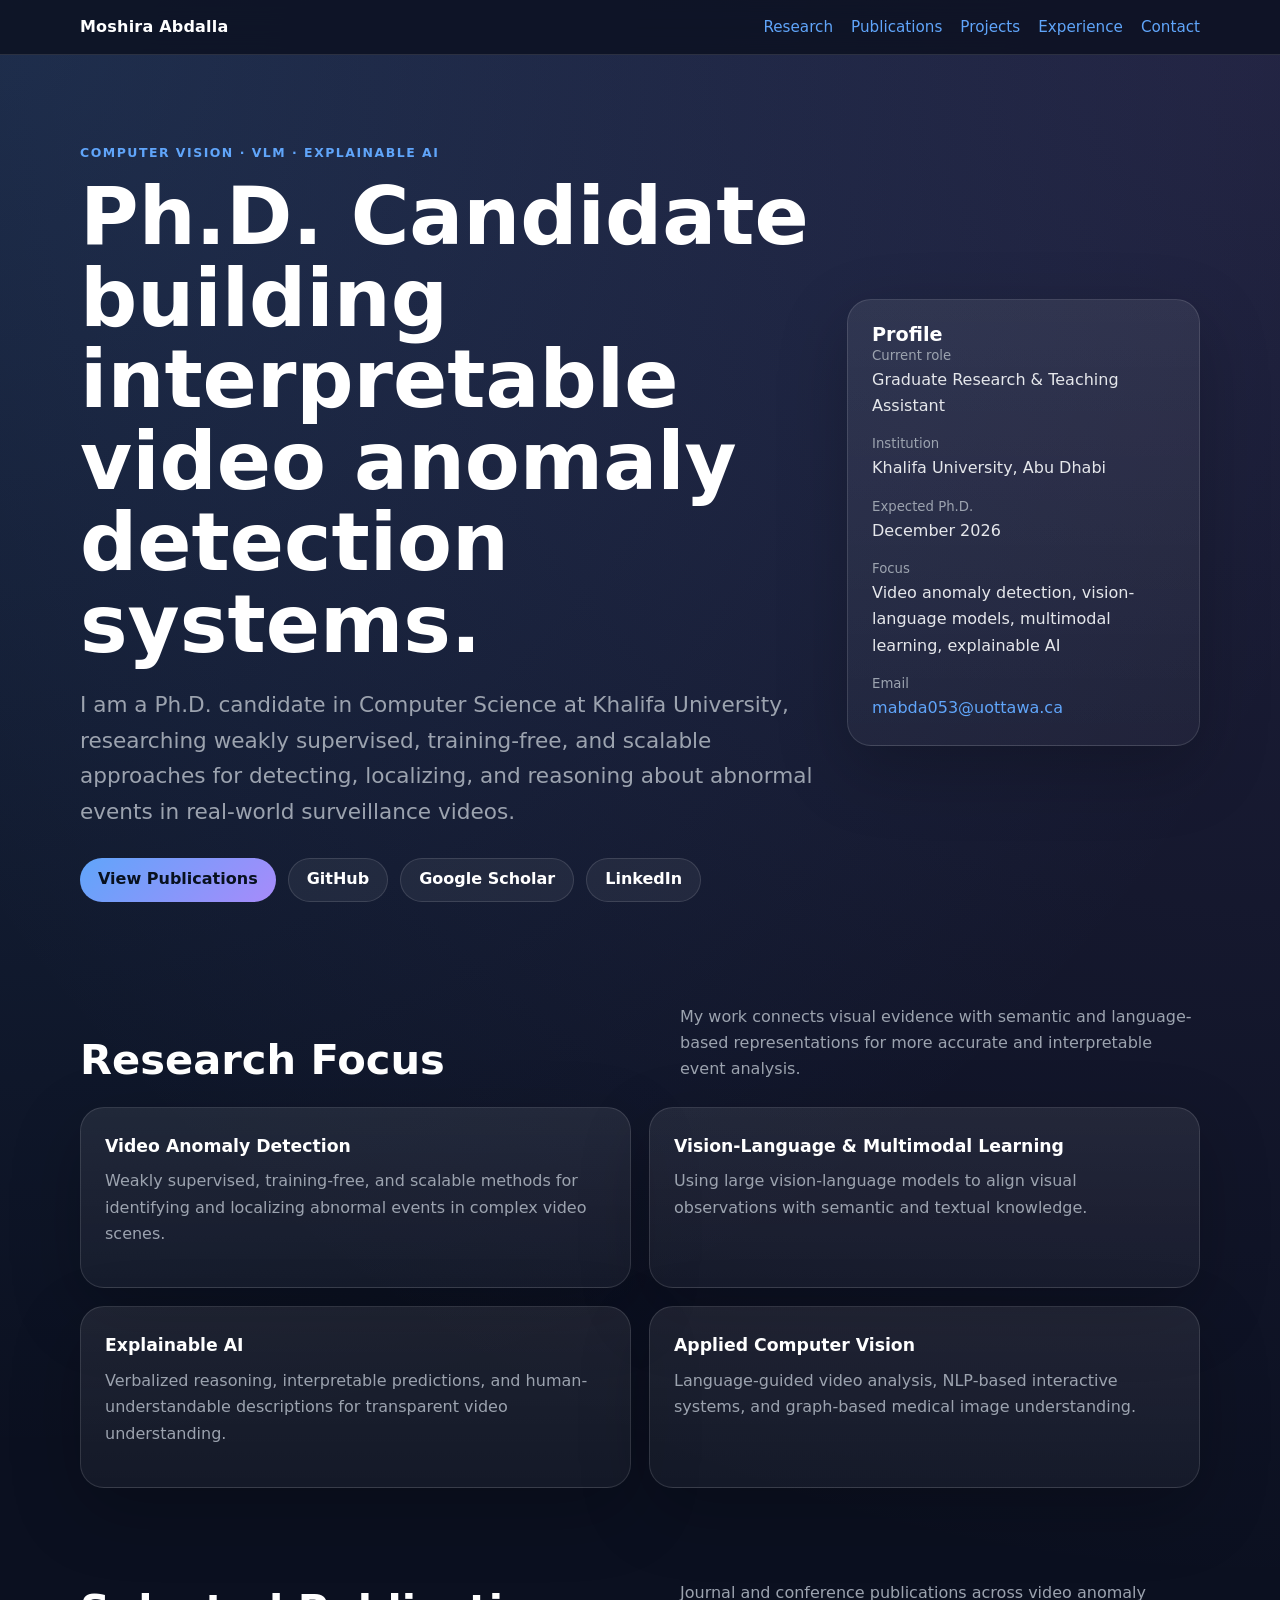
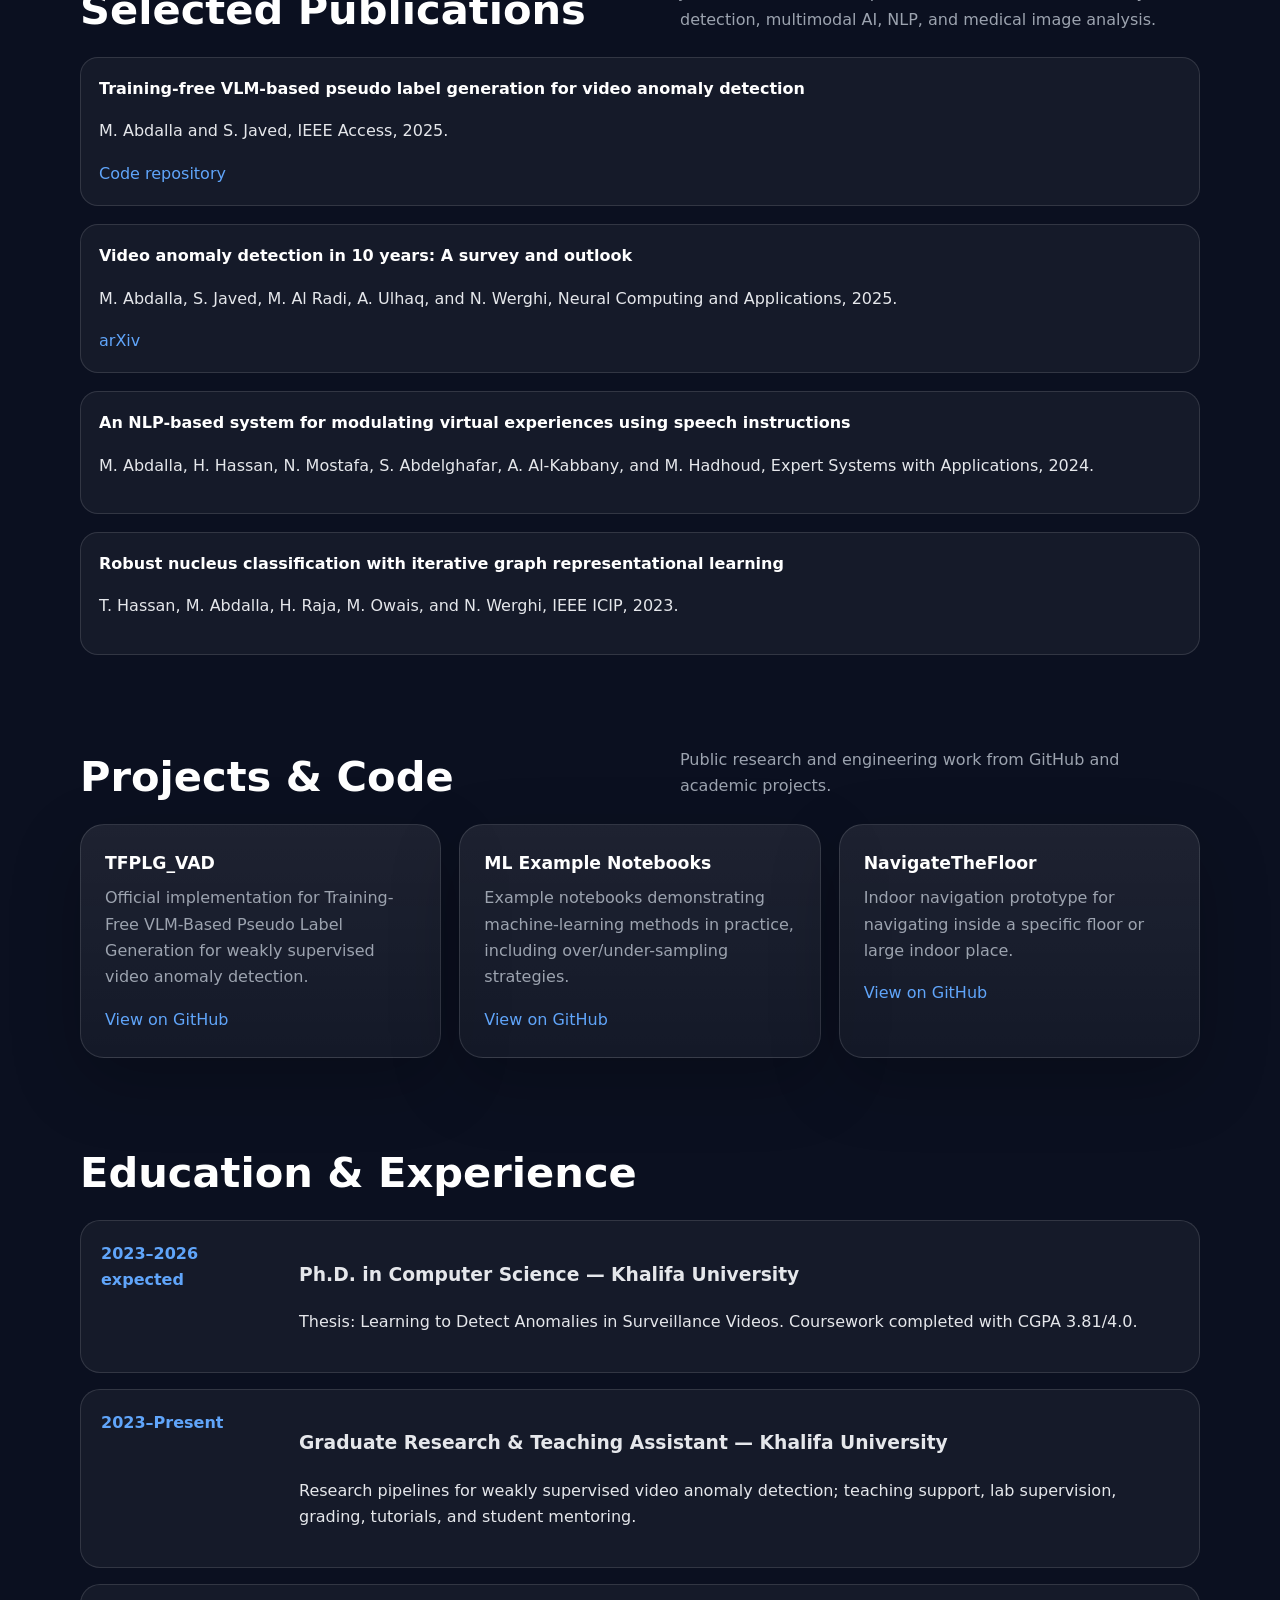
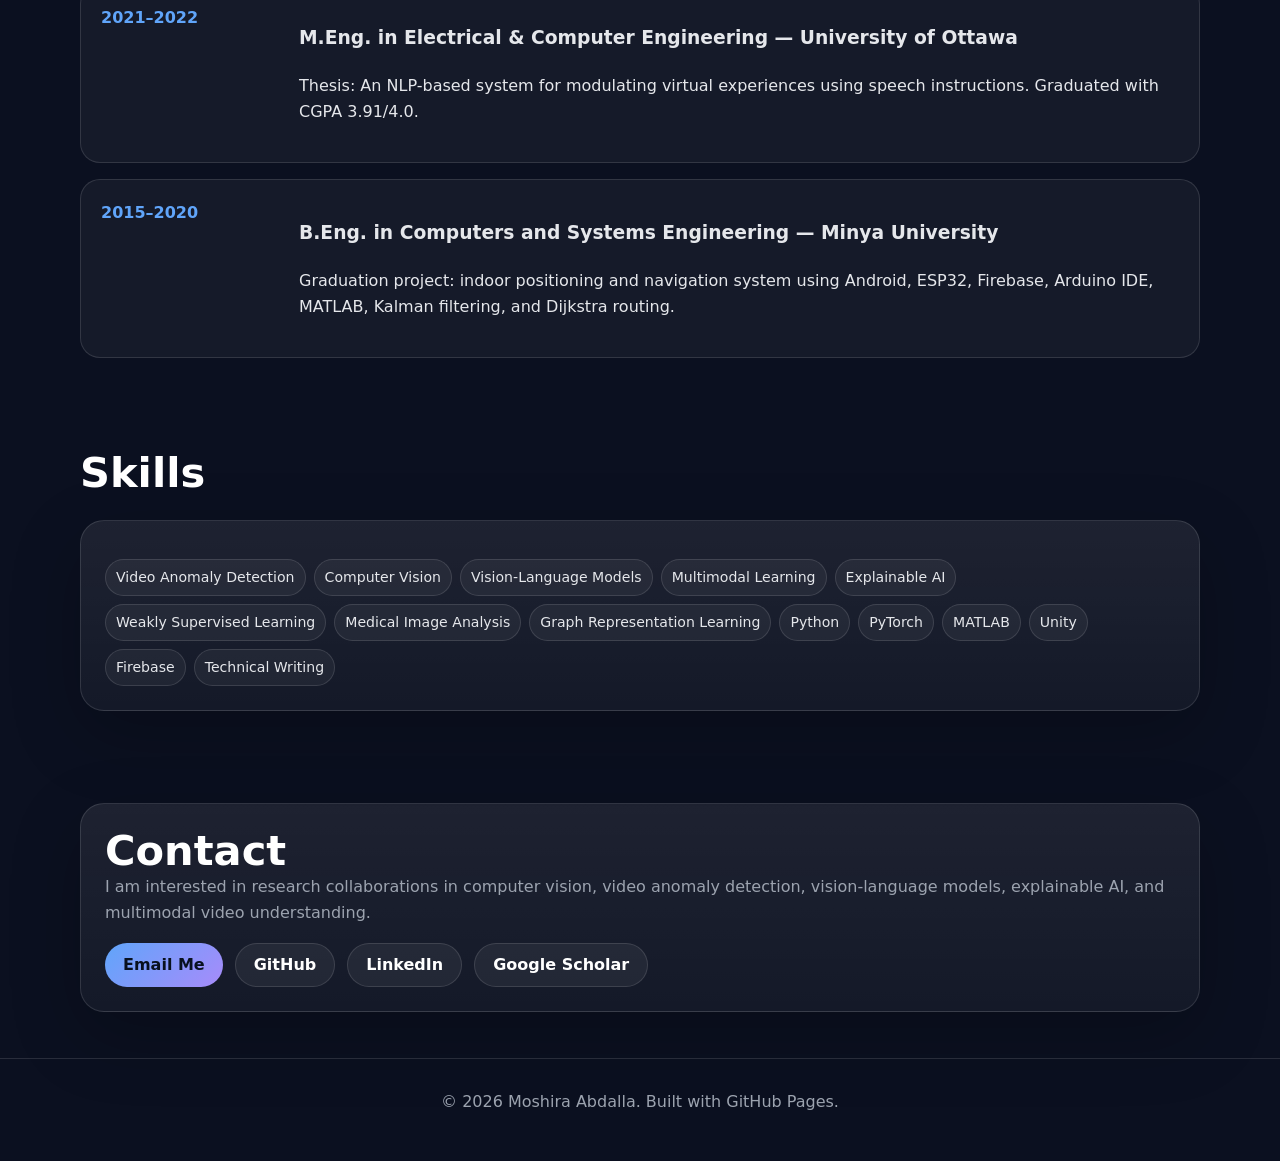
<file: moshira_portfolio_index_html.html>
<!DOCTYPE html>
<html lang="en">
<head>
  <meta charset="UTF-8" />
  <meta name="viewport" content="width=device-width, initial-scale=1.0" />
  <title>Moshira Abdalla | Computer Vision & VLM Researcher</title>
  <meta name="description" content="Academic portfolio of Moshira Abdalla, Ph.D. candidate in Computer Science researching computer vision, vision-language models, and explainable video anomaly detection." />
  <style>
    :root {
      --bg: #0b1020;
      --panel: #111827;
      --panel-2: #172033;
      --text: #e5e7eb;
      --muted: #9ca3af;
      --accent: #60a5fa;
      --accent-2: #a78bfa;
      --line: rgba(255,255,255,0.12);
      --white: #ffffff;
    }

    * { box-sizing: border-box; }
    html { scroll-behavior: smooth; }
    body {
      margin: 0;
      font-family: Inter, ui-sans-serif, system-ui, -apple-system, BlinkMacSystemFont, "Segoe UI", sans-serif;
      background: radial-gradient(circle at top left, rgba(96,165,250,0.18), transparent 32%),
                  radial-gradient(circle at top right, rgba(167,139,250,0.15), transparent 35%),
                  var(--bg);
      color: var(--text);
      line-height: 1.65;
    }

    a { color: var(--accent); text-decoration: none; }
    a:hover { text-decoration: underline; }

    .container {
      width: min(1120px, calc(100% - 32px));
      margin: 0 auto;
    }

    nav {
      position: sticky;
      top: 0;
      z-index: 10;
      backdrop-filter: blur(18px);
      background: rgba(11,16,32,0.82);
      border-bottom: 1px solid var(--line);
    }

    .nav-inner {
      display: flex;
      align-items: center;
      justify-content: space-between;
      padding: 14px 0;
      gap: 20px;
    }

    .brand {
      font-weight: 800;
      letter-spacing: 0.2px;
      color: var(--white);
    }

    .nav-links {
      display: flex;
      gap: 18px;
      flex-wrap: wrap;
      font-size: 0.95rem;
    }

    .hero {
      padding: 88px 0 56px;
    }

    .hero-grid {
      display: grid;
      grid-template-columns: 1.35fr 0.65fr;
      gap: 34px;
      align-items: center;
    }

    .eyebrow {
      color: var(--accent);
      font-weight: 700;
      text-transform: uppercase;
      letter-spacing: 0.12em;
      font-size: 0.78rem;
      margin-bottom: 12px;
    }

    h1 {
      font-size: clamp(2.3rem, 7vw, 5rem);
      line-height: 1.02;
      margin: 0 0 20px;
      color: var(--white);
    }

    .subtitle {
      font-size: clamp(1.05rem, 2vw, 1.35rem);
      color: var(--muted);
      max-width: 760px;
      margin-bottom: 28px;
    }

    .actions {
      display: flex;
      gap: 12px;
      flex-wrap: wrap;
    }

    .btn {
      display: inline-flex;
      align-items: center;
      justify-content: center;
      min-height: 44px;
      padding: 0 18px;
      border-radius: 999px;
      border: 1px solid var(--line);
      font-weight: 700;
      color: var(--white);
      background: rgba(255,255,255,0.06);
    }

    .btn.primary {
      background: linear-gradient(135deg, var(--accent), var(--accent-2));
      color: #08111f;
      border: none;
    }

    .card {
      background: linear-gradient(180deg, rgba(255,255,255,0.08), rgba(255,255,255,0.04));
      border: 1px solid var(--line);
      border-radius: 24px;
      padding: 24px;
      box-shadow: 0 24px 70px rgba(0,0,0,0.22);
    }

    .profile-card h2 {
      margin-top: 0;
      color: var(--white);
      font-size: 1.2rem;
    }

    .profile-list {
      list-style: none;
      padding: 0;
      margin: 0;
      display: grid;
      gap: 14px;
    }

    .profile-list span {
      display: block;
      color: var(--muted);
      font-size: 0.83rem;
    }

    section {
      padding: 46px 0;
    }

    .section-head {
      display: flex;
      justify-content: space-between;
      gap: 24px;
      align-items: flex-end;
      margin-bottom: 24px;
    }

    h2 {
      margin: 0;
      font-size: clamp(1.7rem, 4vw, 2.6rem);
      color: var(--white);
      line-height: 1.1;
    }

    .section-note {
      color: var(--muted);
      max-width: 520px;
      margin: 0;
    }

    .grid {
      display: grid;
      gap: 18px;
    }

    .grid.two { grid-template-columns: repeat(2, minmax(0, 1fr)); }
    .grid.three { grid-template-columns: repeat(3, minmax(0, 1fr)); }

    .item h3 {
      color: var(--white);
      margin: 0 0 8px;
      font-size: 1.08rem;
    }

    .item p, .item li {
      color: var(--muted);
      margin-top: 0;
    }

    .tag-row {
      display: flex;
      flex-wrap: wrap;
      gap: 8px;
      margin-top: 14px;
    }

    .tag {
      border: 1px solid var(--line);
      background: rgba(255,255,255,0.05);
      color: var(--text);
      padding: 6px 10px;
      border-radius: 999px;
      font-size: 0.88rem;
    }

    .timeline {
      display: grid;
      gap: 16px;
    }

    .timeline-item {
      display: grid;
      grid-template-columns: 180px 1fr;
      gap: 18px;
      padding: 20px;
      border: 1px solid var(--line);
      border-radius: 20px;
      background: rgba(255,255,255,0.045);
    }

    .date {
      color: var(--accent);
      font-weight: 800;
    }

    .publication {
      padding: 18px;
      border-radius: 18px;
      border: 1px solid var(--line);
      background: rgba(255,255,255,0.045);
    }

    .publication strong {
      color: var(--white);
    }

    footer {
      border-top: 1px solid var(--line);
      padding: 30px 0 46px;
      color: var(--muted);
      text-align: center;
    }

    @media (max-width: 820px) {
      .hero-grid, .grid.two, .grid.three, .timeline-item {
        grid-template-columns: 1fr;
      }
      .section-head { display: block; }
      .nav-inner { align-items: flex-start; flex-direction: column; }
    }
  </style>
</head>
<body>
  <nav>
    <div class="container nav-inner">
      <a class="brand" href="#top">Moshira Abdalla</a>
      <div class="nav-links">
        <a href="#research">Research</a>
        <a href="#publications">Publications</a>
        <a href="#projects">Projects</a>
        <a href="#experience">Experience</a>
        <a href="#contact">Contact</a>
      </div>
    </div>
  </nav>

  <main id="top">
    <section class="hero">
      <div class="container hero-grid">
        <div>
          <div class="eyebrow">Computer Vision · VLM · Explainable AI</div>
          <h1>Ph.D. Candidate building interpretable video anomaly detection systems.</h1>
          <p class="subtitle">
            I am a Ph.D. candidate in Computer Science at Khalifa University, researching weakly supervised, training-free, and scalable approaches for detecting, localizing, and reasoning about abnormal events in real-world surveillance videos.
          </p>
          <div class="actions">
            <a class="btn primary" href="#publications">View Publications</a>
            <a class="btn" href="https://github.com/MoshiraAbdalla" target="_blank" rel="noopener">GitHub</a>
            <a class="btn" href="https://scholar.google.com/citations?hl=en&user=CxSXAvYAAAAJ" target="_blank" rel="noopener">Google Scholar</a>
            <a class="btn" href="https://www.linkedin.com/in/moshira-abdalla-882470115/" target="_blank" rel="noopener">LinkedIn</a>
          </div>
        </div>

        <aside class="card profile-card">
          <h2>Profile</h2>
          <ul class="profile-list">
            <li><span>Current role</span>Graduate Research & Teaching Assistant</li>
            <li><span>Institution</span>Khalifa University, Abu Dhabi</li>
            <li><span>Expected Ph.D.</span>December 2026</li>
            <li><span>Focus</span>Video anomaly detection, vision-language models, multimodal learning, explainable AI</li>
            <li><span>Email</span><a href="mailto:mabda053@uottawa.ca">mabda053@uottawa.ca</a></li>
          </ul>
        </aside>
      </div>
    </section>

    <section id="research">
      <div class="container">
        <div class="section-head">
          <h2>Research Focus</h2>
          <p class="section-note">My work connects visual evidence with semantic and language-based representations for more accurate and interpretable event analysis.</p>
        </div>
        <div class="grid two">
          <article class="card item">
            <h3>Video Anomaly Detection</h3>
            <p>Weakly supervised, training-free, and scalable methods for identifying and localizing abnormal events in complex video scenes.</p>
          </article>
          <article class="card item">
            <h3>Vision-Language & Multimodal Learning</h3>
            <p>Using large vision-language models to align visual observations with semantic and textual knowledge.</p>
          </article>
          <article class="card item">
            <h3>Explainable AI</h3>
            <p>Verbalized reasoning, interpretable predictions, and human-understandable descriptions for transparent video understanding.</p>
          </article>
          <article class="card item">
            <h3>Applied Computer Vision</h3>
            <p>Language-guided video analysis, NLP-based interactive systems, and graph-based medical image understanding.</p>
          </article>
        </div>
      </div>
    </section>

    <section id="publications">
      <div class="container">
        <div class="section-head">
          <h2>Selected Publications</h2>
          <p class="section-note">Journal and conference publications across video anomaly detection, multimodal AI, NLP, and medical image analysis.</p>
        </div>
        <div class="grid">
          <article class="publication">
            <strong>Training-free VLM-based pseudo label generation for video anomaly detection</strong>
            <p>M. Abdalla and S. Javed, IEEE Access, 2025.</p>
            <a href="https://github.com/MoshiraAbdalla/TFPLG_VAD" target="_blank" rel="noopener">Code repository</a>
          </article>
          <article class="publication">
            <strong>Video anomaly detection in 10 years: A survey and outlook</strong>
            <p>M. Abdalla, S. Javed, M. Al Radi, A. Ulhaq, and N. Werghi, Neural Computing and Applications, 2025.</p>
            <a href="https://arxiv.org/abs/2405.19387" target="_blank" rel="noopener">arXiv</a>
          </article>
          <article class="publication">
            <strong>An NLP-based system for modulating virtual experiences using speech instructions</strong>
            <p>M. Abdalla, H. Hassan, N. Mostafa, S. Abdelghafar, A. Al-Kabbany, and M. Hadhoud, Expert Systems with Applications, 2024.</p>
          </article>
          <article class="publication">
            <strong>Robust nucleus classification with iterative graph representational learning</strong>
            <p>T. Hassan, M. Abdalla, H. Raja, M. Owais, and N. Werghi, IEEE ICIP, 2023.</p>
          </article>
        </div>
      </div>
    </section>

    <section id="projects">
      <div class="container">
        <div class="section-head">
          <h2>Projects & Code</h2>
          <p class="section-note">Public research and engineering work from GitHub and academic projects.</p>
        </div>
        <div class="grid three">
          <article class="card item">
            <h3>TFPLG_VAD</h3>
            <p>Official implementation for Training-Free VLM-Based Pseudo Label Generation for weakly supervised video anomaly detection.</p>
            <a href="https://github.com/MoshiraAbdalla/TFPLG_VAD" target="_blank" rel="noopener">View on GitHub</a>
          </article>
          <article class="card item">
            <h3>ML Example Notebooks</h3>
            <p>Example notebooks demonstrating machine-learning methods in practice, including over/under-sampling strategies.</p>
            <a href="https://github.com/MoshiraAbdalla/CSI5388-ELG7186-example-notebooks" target="_blank" rel="noopener">View on GitHub</a>
          </article>
          <article class="card item">
            <h3>NavigateTheFloor</h3>
            <p>Indoor navigation prototype for navigating inside a specific floor or large indoor place.</p>
            <a href="https://github.com/MoshiraAbdalla/NavigateTheFloor" target="_blank" rel="noopener">View on GitHub</a>
          </article>
        </div>
      </div>
    </section>

    <section id="experience">
      <div class="container">
        <div class="section-head">
          <h2>Education & Experience</h2>
        </div>
        <div class="timeline">
          <article class="timeline-item">
            <div class="date">2023–2026 expected</div>
            <div>
              <h3>Ph.D. in Computer Science — Khalifa University</h3>
              <p>Thesis: Learning to Detect Anomalies in Surveillance Videos. Coursework completed with CGPA 3.81/4.0.</p>
            </div>
          </article>
          <article class="timeline-item">
            <div class="date">2023–Present</div>
            <div>
              <h3>Graduate Research & Teaching Assistant — Khalifa University</h3>
              <p>Research pipelines for weakly supervised video anomaly detection; teaching support, lab supervision, grading, tutorials, and student mentoring.</p>
            </div>
          </article>
          <article class="timeline-item">
            <div class="date">2021–2022</div>
            <div>
              <h3>M.Eng. in Electrical & Computer Engineering — University of Ottawa</h3>
              <p>Thesis: An NLP-based system for modulating virtual experiences using speech instructions. Graduated with CGPA 3.91/4.0.</p>
            </div>
          </article>
          <article class="timeline-item">
            <div class="date">2015–2020</div>
            <div>
              <h3>B.Eng. in Computers and Systems Engineering — Minya University</h3>
              <p>Graduation project: indoor positioning and navigation system using Android, ESP32, Firebase, Arduino IDE, MATLAB, Kalman filtering, and Dijkstra routing.</p>
            </div>
          </article>
        </div>
      </div>
    </section>

    <section id="skills">
      <div class="container">
        <div class="section-head">
          <h2>Skills</h2>
        </div>
        <div class="card">
          <div class="tag-row">
            <span class="tag">Video Anomaly Detection</span>
            <span class="tag">Computer Vision</span>
            <span class="tag">Vision-Language Models</span>
            <span class="tag">Multimodal Learning</span>
            <span class="tag">Explainable AI</span>
            <span class="tag">Weakly Supervised Learning</span>
            <span class="tag">Medical Image Analysis</span>
            <span class="tag">Graph Representation Learning</span>
            <span class="tag">Python</span>
            <span class="tag">PyTorch</span>
            <span class="tag">MATLAB</span>
            <span class="tag">Unity</span>
            <span class="tag">Firebase</span>
            <span class="tag">Technical Writing</span>
          </div>
        </div>
      </div>
    </section>

    <section id="contact">
      <div class="container">
        <div class="card item">
          <h2>Contact</h2>
          <p>I am interested in research collaborations in computer vision, video anomaly detection, vision-language models, explainable AI, and multimodal video understanding.</p>
          <div class="actions">
            <a class="btn primary" href="mailto:mabda053@uottawa.ca">Email Me</a>
            <a class="btn" href="https://github.com/MoshiraAbdalla" target="_blank" rel="noopener">GitHub</a>
            <a class="btn" href="https://www.linkedin.com/in/moshira-abdalla-882470115/" target="_blank" rel="noopener">LinkedIn</a>
            <a class="btn" href="https://scholar.google.com/citations?hl=en&user=CxSXAvYAAAAJ" target="_blank" rel="noopener">Google Scholar</a>
          </div>
        </div>
      </div>
    </section>
  </main>

  <footer>
    <div class="container">
      © 2026 Moshira Abdalla. Built with GitHub Pages.
    </div>
  </footer>
</body>
</html>
</file>
